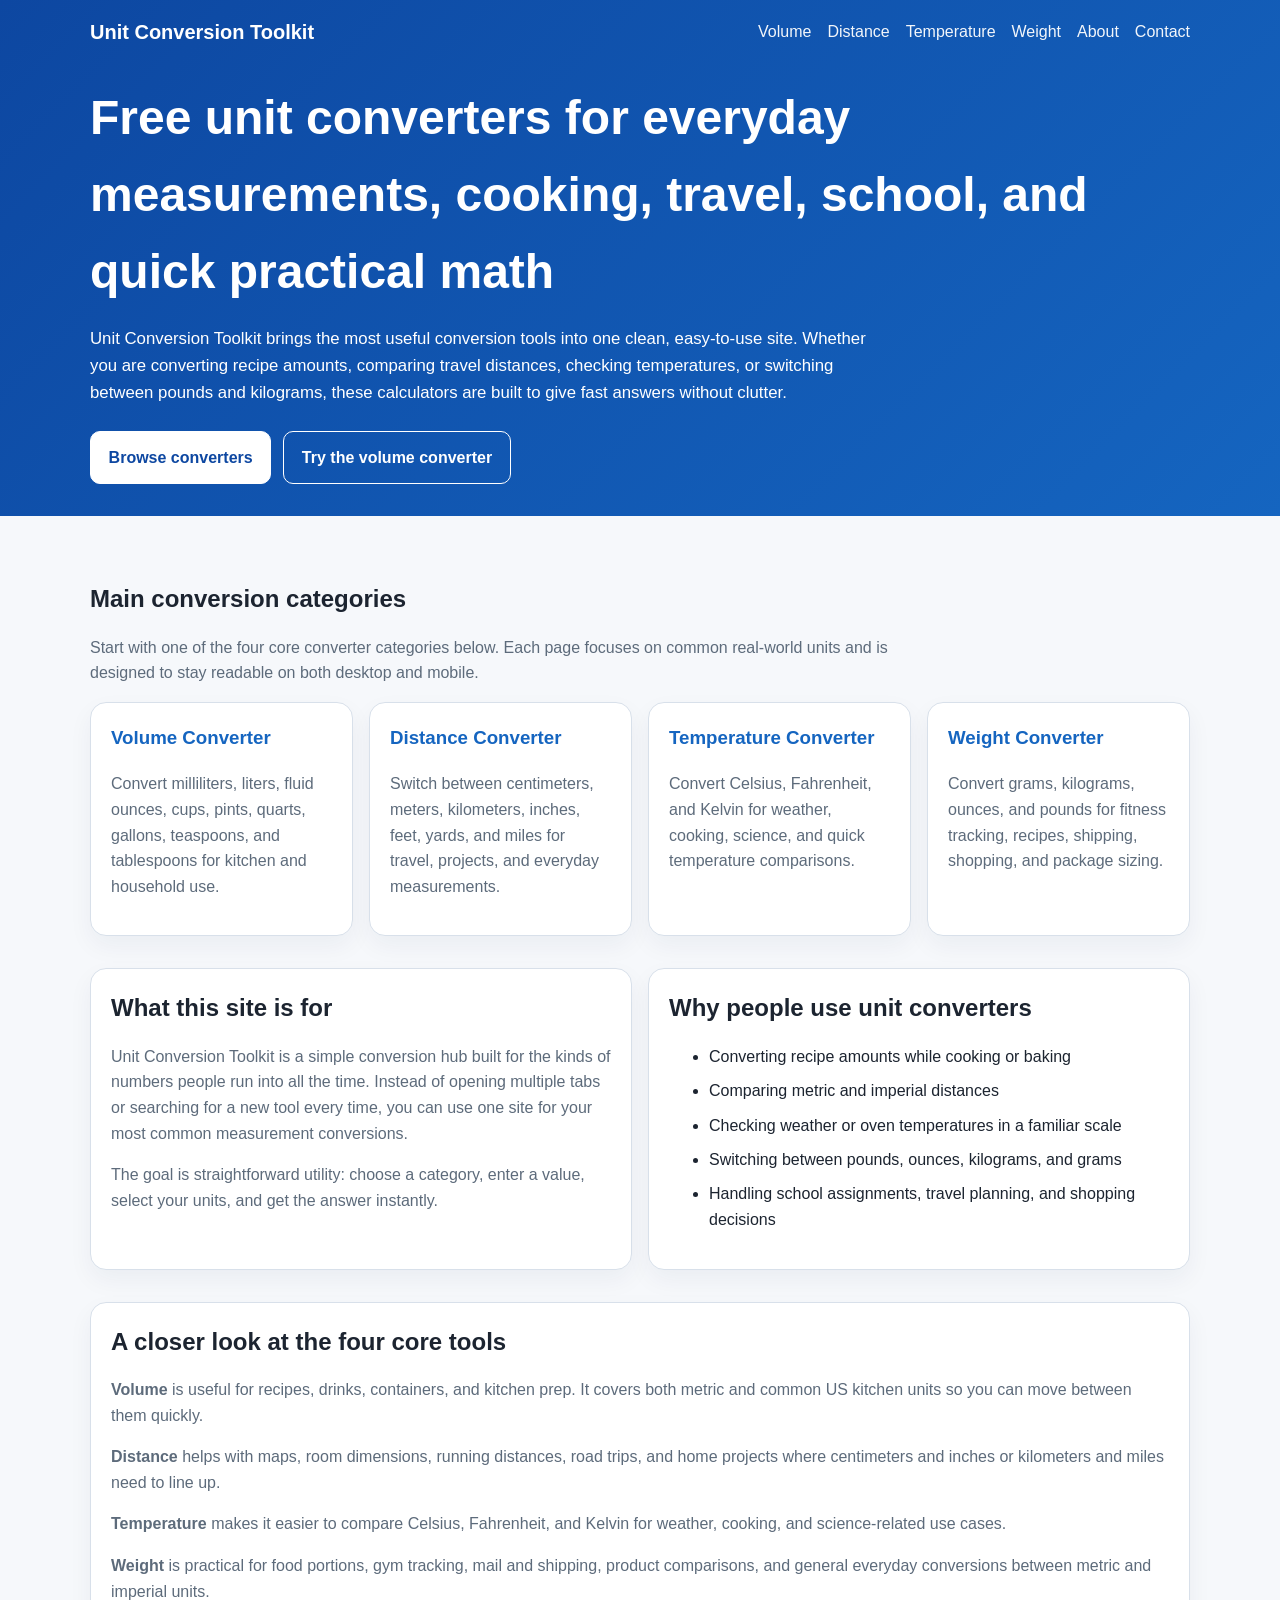
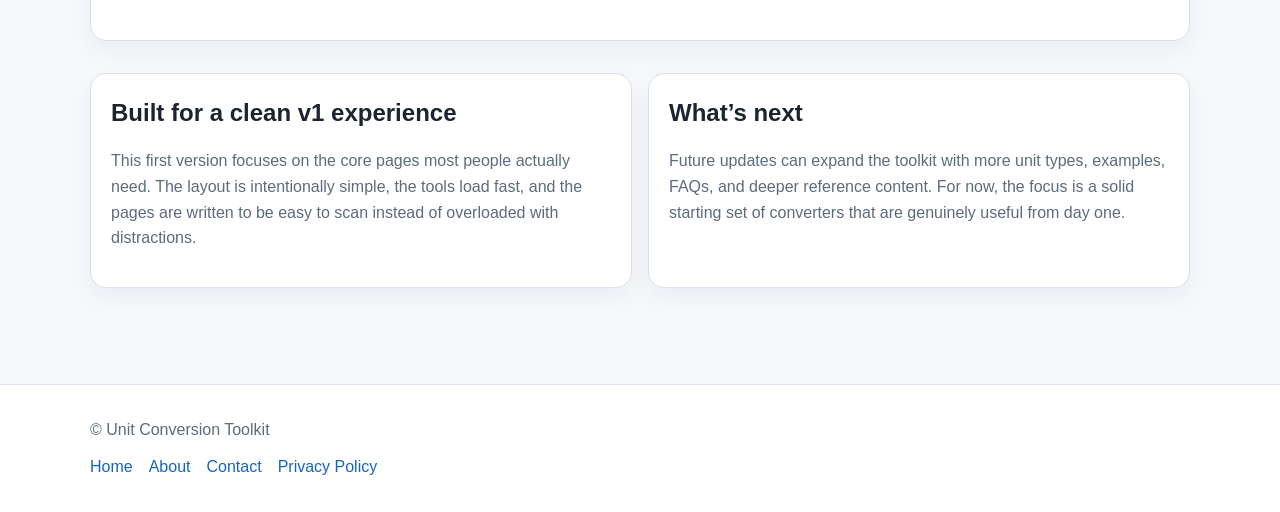
<file: index.html>
<!DOCTYPE html>
<html lang="en">
<head>
  <meta charset="UTF-8" />
  <meta name="viewport" content="width=device-width, initial-scale=1.0" />
  <title>Unit Conversion Toolkit</title>
  <meta name="description" content="Free online unit converters for volume, distance, temperature, and weight. Fast, simple, and mobile-friendly conversion tools for everyday use." />
  <meta name="google-adsense-account" content="ca-pub-7501318046137697">
  <link rel="stylesheet" href="styles.css" />
  <script src="scripts.js" defer></script>
</head>
<body>
  <header class="site-header">
    <div class="container">
      <div class="topbar">
        <a class="brand" href="index.html">Unit Conversion Toolkit</a>
        <nav class="nav">
          <a href="volume.html">Volume</a>
          <a href="distance.html">Distance</a>
          <a href="temperature.html">Temperature</a>
          <a href="weight.html">Weight</a>
          <a href="about.html">About</a>
          <a href="contact.html">Contact</a>
        </nav>
      </div>
      <div class="hero">
        <h1>Free unit converters for everyday measurements, cooking, travel, school, and quick practical math</h1>
        <p>Unit Conversion Toolkit brings the most useful conversion tools into one clean, easy-to-use site. Whether you are converting recipe amounts, comparing travel distances, checking temperatures, or switching between pounds and kilograms, these calculators are built to give fast answers without clutter.</p>
        <div class="hero-actions">
          <a class="button" href="#categories">Browse converters</a>
          <a class="button secondary" href="volume.html">Try the volume converter</a>
        </div>
      </div>
    </div>
  </header>

  <main>
    <div class="container">
      <section id="categories" class="section">
        <h2>Main conversion categories</h2>
        <p class="lead">Start with one of the four core converter categories below. Each page focuses on common real-world units and is designed to stay readable on both desktop and mobile.</p>
        <div class="grid">
          <a class="card" href="volume.html">
            <h3>Volume Converter</h3>
            <p>Convert milliliters, liters, fluid ounces, cups, pints, quarts, gallons, teaspoons, and tablespoons for kitchen and household use.</p>
          </a>
          <a class="card" href="distance.html">
            <h3>Distance Converter</h3>
            <p>Switch between centimeters, meters, kilometers, inches, feet, yards, and miles for travel, projects, and everyday measurements.</p>
          </a>
          <a class="card" href="temperature.html">
            <h3>Temperature Converter</h3>
            <p>Convert Celsius, Fahrenheit, and Kelvin for weather, cooking, science, and quick temperature comparisons.</p>
          </a>
          <a class="card" href="weight.html">
            <h3>Weight Converter</h3>
            <p>Convert grams, kilograms, ounces, and pounds for fitness tracking, recipes, shipping, shopping, and package sizing.</p>
          </a>
        </div>
      </section>

      <section class="section grid">
        <div class="card">
          <h2>What this site is for</h2>
          <p>Unit Conversion Toolkit is a simple conversion hub built for the kinds of numbers people run into all the time. Instead of opening multiple tabs or searching for a new tool every time, you can use one site for your most common measurement conversions.</p>
          <p>The goal is straightforward utility: choose a category, enter a value, select your units, and get the answer instantly.</p>
        </div>
        <div class="card">
          <h2>Why people use unit converters</h2>
          <ul class="checklist">
            <li>Converting recipe amounts while cooking or baking</li>
            <li>Comparing metric and imperial distances</li>
            <li>Checking weather or oven temperatures in a familiar scale</li>
            <li>Switching between pounds, ounces, kilograms, and grams</li>
            <li>Handling school assignments, travel planning, and shopping decisions</li>
          </ul>
        </div>
      </section>

      <section class="section">
        <div class="card">
          <h2>A closer look at the four core tools</h2>
          <p><strong>Volume</strong> is useful for recipes, drinks, containers, and kitchen prep. It covers both metric and common US kitchen units so you can move between them quickly.</p>
          <p><strong>Distance</strong> helps with maps, room dimensions, running distances, road trips, and home projects where centimeters and inches or kilometers and miles need to line up.</p>
          <p><strong>Temperature</strong> makes it easier to compare Celsius, Fahrenheit, and Kelvin for weather, cooking, and science-related use cases.</p>
          <p><strong>Weight</strong> is practical for food portions, gym tracking, mail and shipping, product comparisons, and general everyday conversions between metric and imperial units.</p>
        </div>
      </section>

      <section class="section grid">
        <div class="card">
          <h2>Built for a clean v1 experience</h2>
          <p>This first version focuses on the core pages most people actually need. The layout is intentionally simple, the tools load fast, and the pages are written to be easy to scan instead of overloaded with distractions.</p>
        </div>
        <div class="card">
          <h2>What’s next</h2>
          <p>Future updates can expand the toolkit with more unit types, examples, FAQs, and deeper reference content. For now, the focus is a solid starting set of converters that are genuinely useful from day one.</p>
        </div>
      </section>
    </div>
  </main>

  <footer class="site-footer">
    <div class="container">
      <div>© Unit Conversion Toolkit</div>
      <div class="footer-links">
        <a href="index.html">Home</a>
        <a href="about.html">About</a>
        <a href="contact.html">Contact</a>
        <a href="privacy.html">Privacy Policy</a>
      </div>
    </div>
  </footer>
</body>
</html>
</file>
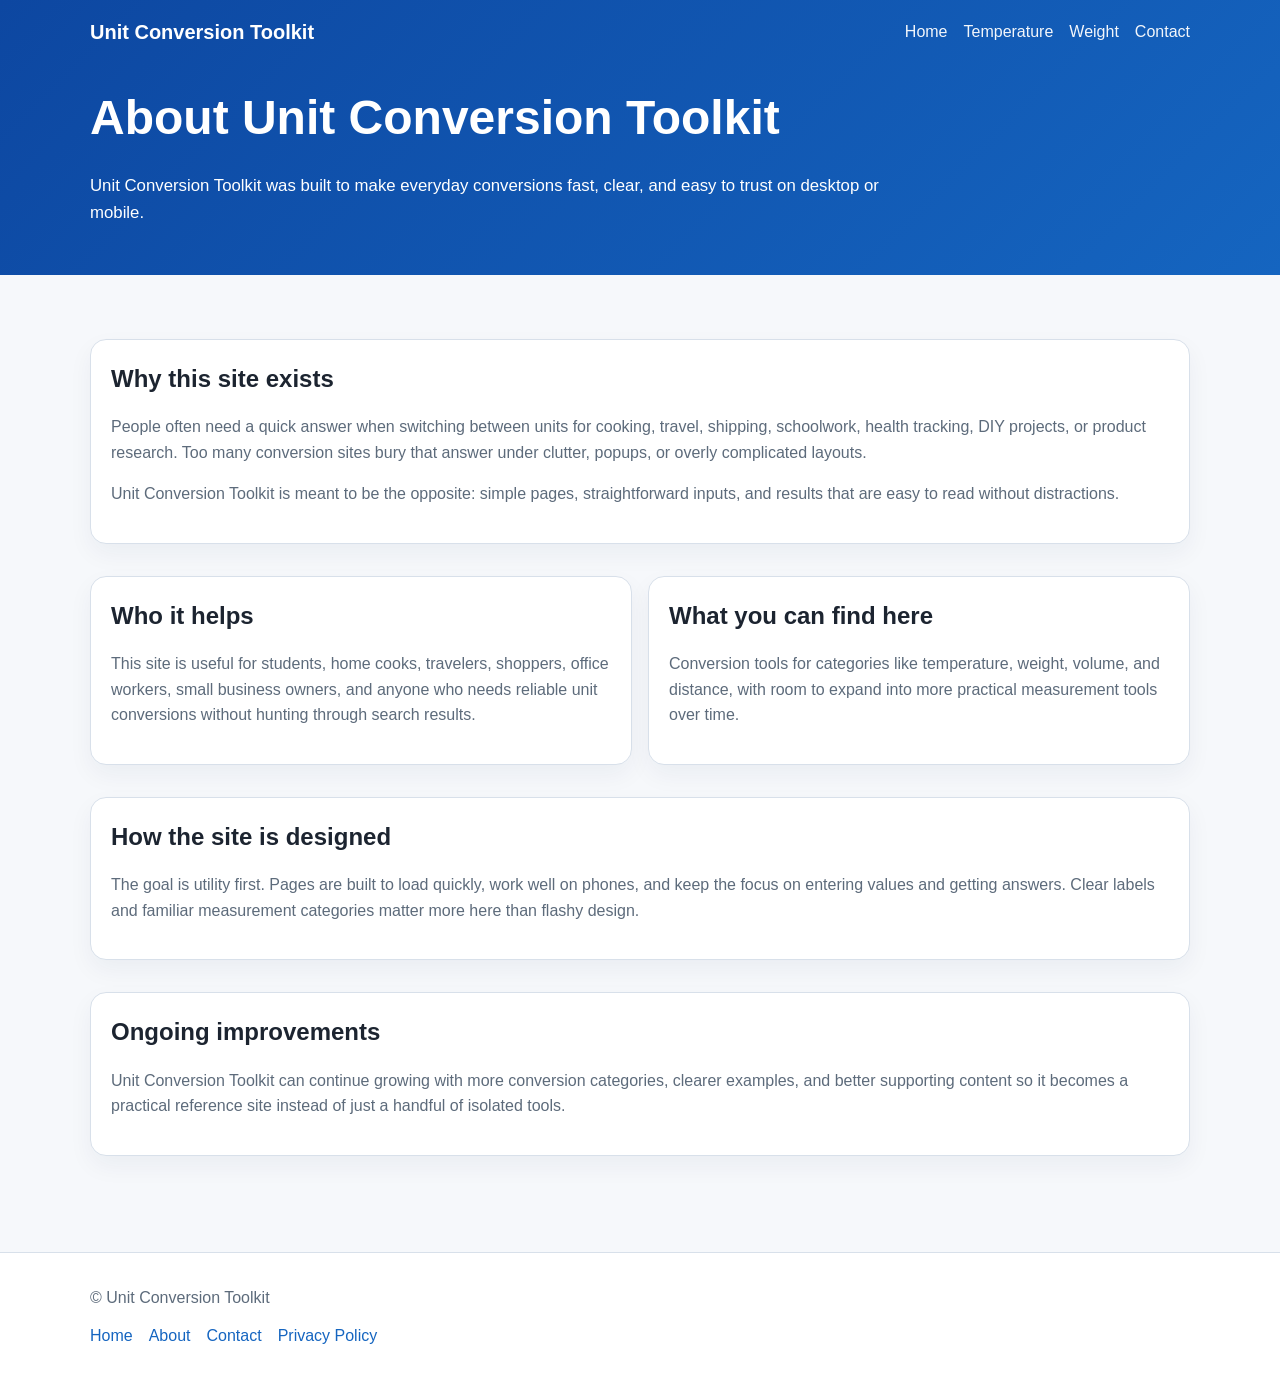
<file: about.html>
<!DOCTYPE html>
<html lang="en">
<head>
  <meta charset="UTF-8" />
  <meta name="viewport" content="width=device-width, initial-scale=1.0" />
  <title>About | Unit Conversion Toolkit</title>
  <meta name="description" content="Learn about Unit Conversion Toolkit and the goal behind these free unit conversion tools." />
  <link rel="stylesheet" href="styles.css" />
  <script src="scripts.js" defer></script>
</head>
<body>
  <header class="site-header">
    <div class="container">
      <div class="topbar">
        <a class="brand" href="index.html">Unit Conversion Toolkit</a>
        <nav class="nav">
          <a href="index.html">Home</a>
          <a href="temperature.html">Temperature</a>
          <a href="weight.html">Weight</a>
          <a href="contact.html">Contact</a>
        </nav>
      </div>
      <div class="hero">
        <h1>About Unit Conversion Toolkit</h1>
        <p>Unit Conversion Toolkit was built to make everyday conversions fast, clear, and easy to trust on desktop or mobile.</p>
      </div>
    </div>
  </header>

  <main>
    <div class="container">
      <section class="section">
        <div class="card">
          <h2>Why this site exists</h2>
          <p>People often need a quick answer when switching between units for cooking, travel, shipping, schoolwork, health tracking, DIY projects, or product research. Too many conversion sites bury that answer under clutter, popups, or overly complicated layouts.</p>
          <p>Unit Conversion Toolkit is meant to be the opposite: simple pages, straightforward inputs, and results that are easy to read without distractions.</p>
        </div>
      </section>

      <section class="section grid">
        <div class="card">
          <h2>Who it helps</h2>
          <p>This site is useful for students, home cooks, travelers, shoppers, office workers, small business owners, and anyone who needs reliable unit conversions without hunting through search results.</p>
        </div>
        <div class="card">
          <h2>What you can find here</h2>
          <p>Conversion tools for categories like temperature, weight, volume, and distance, with room to expand into more practical measurement tools over time.</p>
        </div>
      </section>

      <section class="section">
        <div class="card">
          <h2>How the site is designed</h2>
          <p>The goal is utility first. Pages are built to load quickly, work well on phones, and keep the focus on entering values and getting answers. Clear labels and familiar measurement categories matter more here than flashy design.</p>
        </div>
      </section>

      <section class="section">
        <div class="card">
          <h2>Ongoing improvements</h2>
          <p>Unit Conversion Toolkit can continue growing with more conversion categories, clearer examples, and better supporting content so it becomes a practical reference site instead of just a handful of isolated tools.</p>
        </div>
      </section>
    </div>
  </main>

  <footer class="site-footer">
    <div class="container">
      <div>© Unit Conversion Toolkit</div>
      <div class="footer-links">
        <a href="index.html">Home</a>
        <a href="about.html">About</a>
        <a href="contact.html">Contact</a>
        <a href="privacy.html">Privacy Policy</a>
      </div>
    </div>
  </footer>
</body>
</html>
</file>
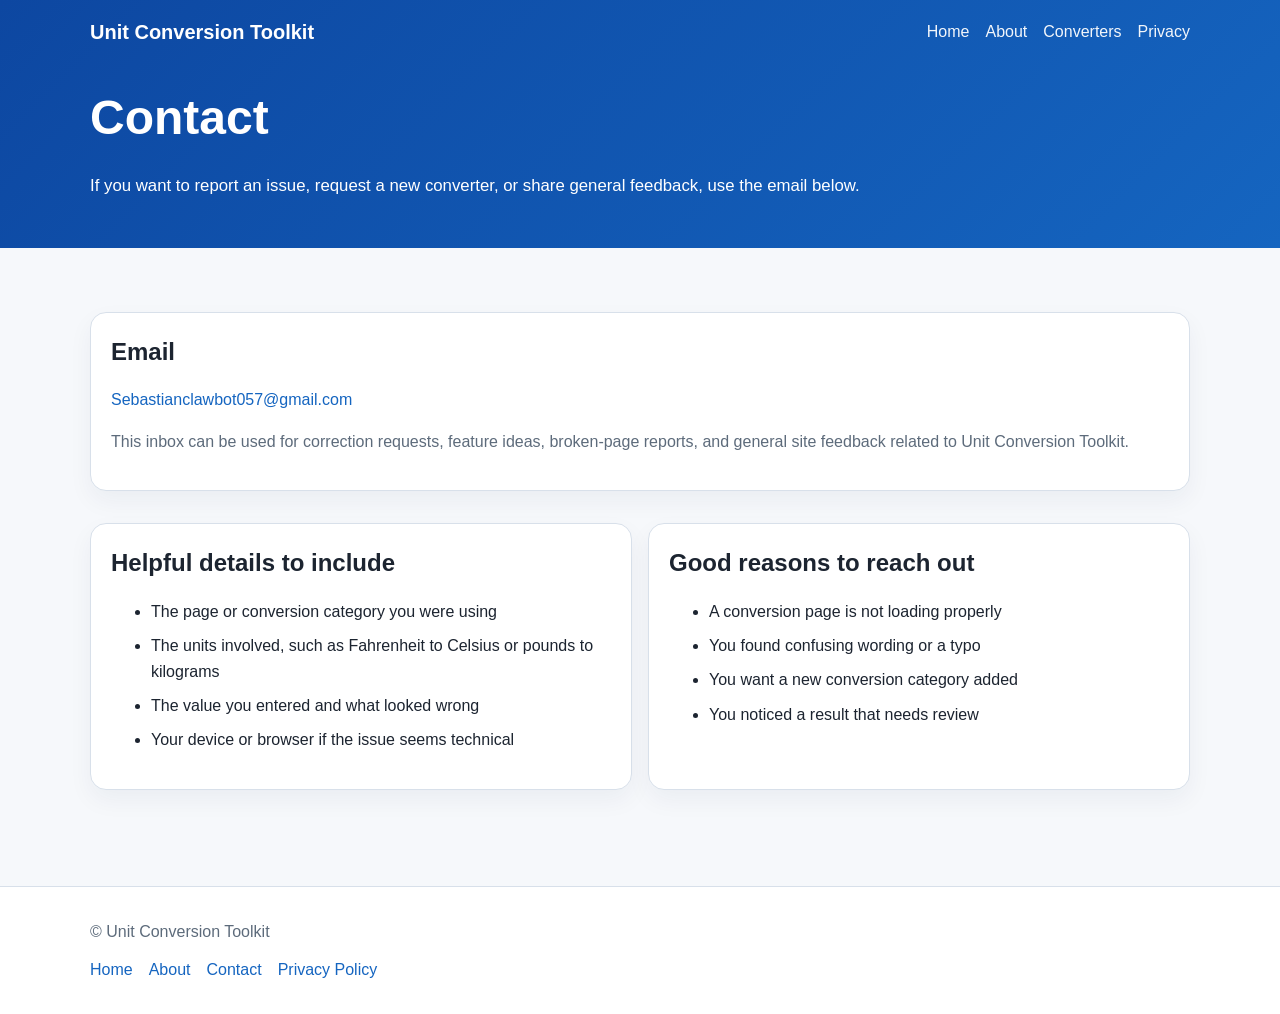
<file: contact.html>
<!DOCTYPE html>
<html lang="en">
<head>
  <meta charset="UTF-8" />
  <meta name="viewport" content="width=device-width, initial-scale=1.0" />
  <title>Contact | Unit Conversion Toolkit</title>
  <meta name="description" content="Contact Unit Conversion Toolkit for feedback, corrections, and calculator suggestions." />
  <link rel="stylesheet" href="styles.css" />
  <script src="scripts.js" defer></script>
</head>
<body>
  <header class="site-header">
    <div class="container">
      <div class="topbar">
        <a class="brand" href="index.html">Unit Conversion Toolkit</a>
        <nav class="nav">
          <a href="index.html">Home</a>
          <a href="about.html">About</a>
          <a href="temperature.html">Converters</a>
          <a href="privacy.html">Privacy</a>
        </nav>
      </div>
      <div class="hero">
        <h1>Contact</h1>
        <p>If you want to report an issue, request a new converter, or share general feedback, use the email below.</p>
      </div>
    </div>
  </header>

  <main>
    <div class="container">
      <section class="section">
        <div class="card">
          <h2>Email</h2>
          <p><a href="mailto:Sebastianclawbot057@gmail.com">Sebastianclawbot057@gmail.com</a></p>
          <p class="muted">This inbox can be used for correction requests, feature ideas, broken-page reports, and general site feedback related to Unit Conversion Toolkit.</p>
        </div>
      </section>

      <section class="section grid">
        <div class="card">
          <h2>Helpful details to include</h2>
          <ul class="checklist">
            <li>The page or conversion category you were using</li>
            <li>The units involved, such as Fahrenheit to Celsius or pounds to kilograms</li>
            <li>The value you entered and what looked wrong</li>
            <li>Your device or browser if the issue seems technical</li>
          </ul>
        </div>
        <div class="card">
          <h2>Good reasons to reach out</h2>
          <ul class="checklist">
            <li>A conversion page is not loading properly</li>
            <li>You found confusing wording or a typo</li>
            <li>You want a new conversion category added</li>
            <li>You noticed a result that needs review</li>
          </ul>
        </div>
      </section>
    </div>
  </main>

  <footer class="site-footer">
    <div class="container">
      <div>© Unit Conversion Toolkit</div>
      <div class="footer-links">
        <a href="index.html">Home</a>
        <a href="about.html">About</a>
        <a href="contact.html">Contact</a>
        <a href="privacy.html">Privacy Policy</a>
      </div>
    </div>
  </footer>
</body>
</html>
</file>
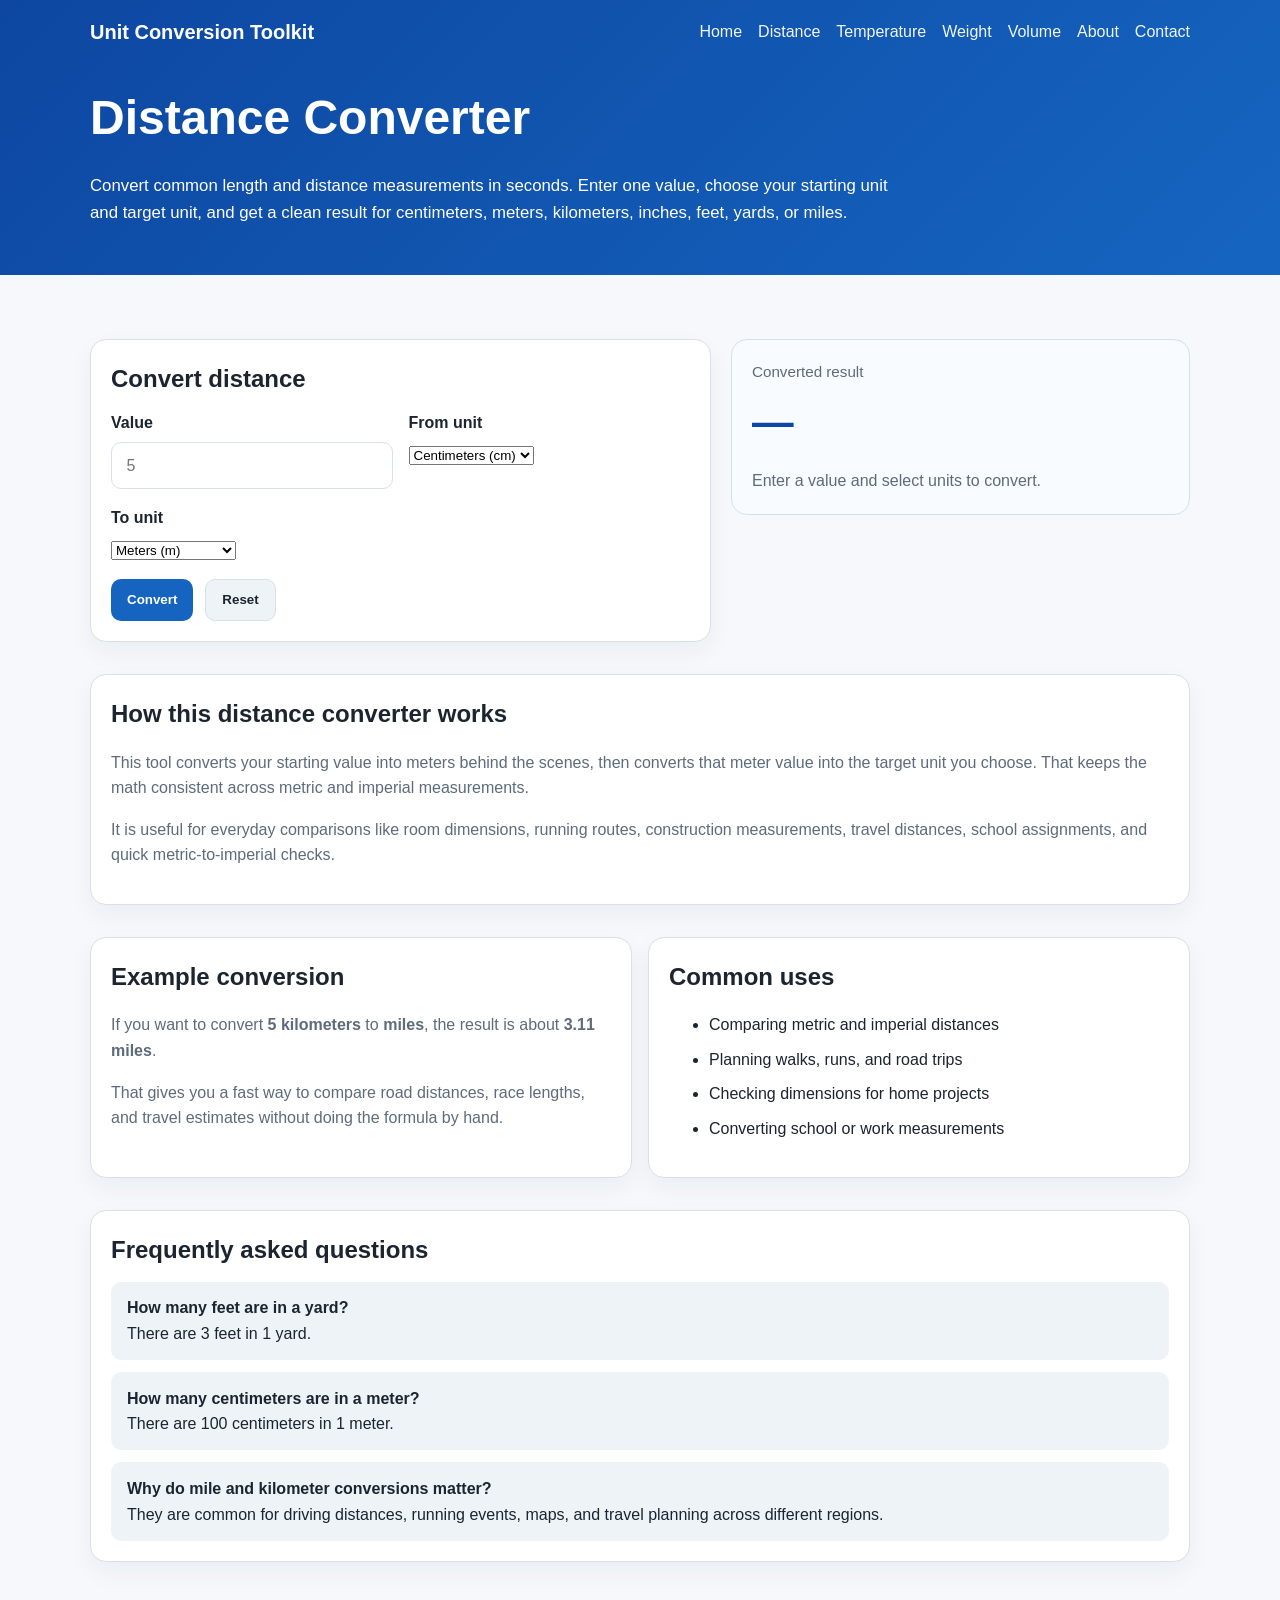
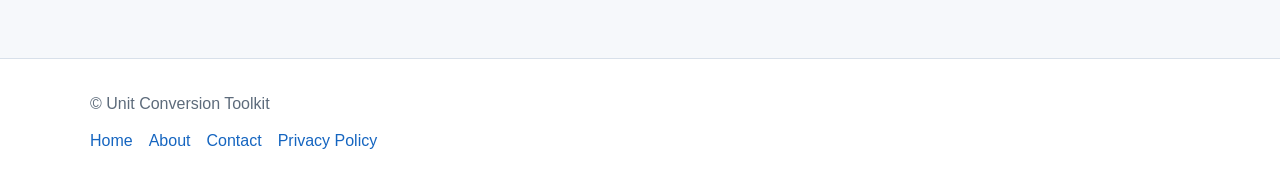
<file: distance.html>
<!DOCTYPE html>
<html lang="en">
<head>
  <meta charset="UTF-8" />
  <meta name="viewport" content="width=device-width, initial-scale=1.0" />
  <title>Distance Converter | Unit Conversion Toolkit</title>
  <meta name="description" content="Use Unit Conversion Toolkit's free distance converter for centimeters, meters, kilometers, inches, feet, yards, and miles." />
  <link rel="stylesheet" href="styles.css" />
  <script src="scripts.js" defer></script>
</head>
<body>
<header class="site-header">
  <div class="container">
    <div class="topbar">
      <a class="brand" href="index.html">Unit Conversion Toolkit</a>
      <nav class="nav">
        <a href="index.html">Home</a>
        <a href="distance.html">Distance</a>
        <a href="temperature.html">Temperature</a>
        <a href="weight.html">Weight</a>
        <a href="volume.html">Volume</a>
        <a href="about.html">About</a>
        <a href="contact.html">Contact</a>
      </nav>
    </div>
    <div class="hero">
      <h1>Distance Converter</h1>
      <p>Convert common length and distance measurements in seconds. Enter one value, choose your starting unit and target unit, and get a clean result for centimeters, meters, kilometers, inches, feet, yards, or miles.</p>
    </div>
  </div>
</header>

<main>
  <div class="container">
    <section class="section calculator-layout">
      <div class="card">
        <h2>Convert distance</h2>
        <div class="input-grid">
          <div>
            <label for="distance-value">Value</label>
            <input id="distance-value" type="number" placeholder="5" />
          </div>
          <div>
            <label for="distance-from">From unit</label>
            <select id="distance-from">
              <option value="cm">Centimeters (cm)</option>
              <option value="m">Meters (m)</option>
              <option value="km">Kilometers (km)</option>
              <option value="in">Inches (in)</option>
              <option value="ft">Feet (ft)</option>
              <option value="yd">Yards (yd)</option>
              <option value="mi">Miles (mi)</option>
            </select>
          </div>
          <div>
            <label for="distance-to">To unit</label>
            <select id="distance-to">
              <option value="m">Meters (m)</option>
              <option value="cm">Centimeters (cm)</option>
              <option value="km">Kilometers (km)</option>
              <option value="in">Inches (in)</option>
              <option value="ft">Feet (ft)</option>
              <option value="yd">Yards (yd)</option>
              <option value="mi">Miles (mi)</option>
            </select>
          </div>
        </div>
        <div class="actions">
          <button onclick="convertDistance()">Convert</button>
          <button class="secondary" onclick="resetDistanceConverter()">Reset</button>
        </div>
      </div>
      <div class="result-box">
        <div class="result-label">Converted result</div>
        <div id="distance-result" class="result-value">—</div>
        <div id="distance-detail" class="small-note">Enter a value and select units to convert.</div>
      </div>
    </section>

    <section class="section">
      <div class="card">
        <h2>How this distance converter works</h2>
        <p>This tool converts your starting value into meters behind the scenes, then converts that meter value into the target unit you choose. That keeps the math consistent across metric and imperial measurements.</p>
        <p>It is useful for everyday comparisons like room dimensions, running routes, construction measurements, travel distances, school assignments, and quick metric-to-imperial checks.</p>
      </div>
    </section>

    <section class="section grid">
      <div class="card">
        <h2>Example conversion</h2>
        <p>If you want to convert <strong>5 kilometers</strong> to <strong>miles</strong>, the result is about <strong>3.11 miles</strong>.</p>
        <p>That gives you a fast way to compare road distances, race lengths, and travel estimates without doing the formula by hand.</p>
      </div>
      <div class="card">
        <h2>Common uses</h2>
        <ul class="checklist">
          <li>Comparing metric and imperial distances</li>
          <li>Planning walks, runs, and road trips</li>
          <li>Checking dimensions for home projects</li>
          <li>Converting school or work measurements</li>
        </ul>
      </div>
    </section>

    <section class="section">
      <div class="card">
        <h2>Frequently asked questions</h2>
        <div class="table-like">
          <div class="table-row"><strong>How many feet are in a yard?</strong><br />There are 3 feet in 1 yard.</div>
          <div class="table-row"><strong>How many centimeters are in a meter?</strong><br />There are 100 centimeters in 1 meter.</div>
          <div class="table-row"><strong>Why do mile and kilometer conversions matter?</strong><br />They are common for driving distances, running events, maps, and travel planning across different regions.</div>
        </div>
      </div>
    </section>
  </div>
</main>

<footer class="site-footer">
  <div class="container">
    <div>© Unit Conversion Toolkit</div>
    <div class="footer-links">
      <a href="index.html">Home</a>
      <a href="about.html">About</a>
      <a href="contact.html">Contact</a>
      <a href="privacy.html">Privacy Policy</a>
    </div>
  </div>
</footer>

<script>
const distanceToMeters = {
  cm: 0.01,
  m: 1,
  km: 1000,
  in: 0.0254,
  ft: 0.3048,
  yd: 0.9144,
  mi: 1609.344
};

const distanceLabels = {
  cm: 'centimeters',
  m: 'meters',
  km: 'kilometers',
  in: 'inches',
  ft: 'feet',
  yd: 'yards',
  mi: 'miles'
};

function convertDistance() {
  const value = toNumber(document.getElementById('distance-value').value);
  const fromUnit = document.getElementById('distance-from').value;
  const toUnit = document.getElementById('distance-to').value;

  if (!Number.isFinite(value)) {
    setText('distance-result', '—');
    setText('distance-detail', 'Please enter a valid number.');
    return;
  }

  const fromFactor = distanceToMeters[fromUnit];
  const toFactor = distanceToMeters[toUnit];

  if (!fromFactor || !toFactor) {
    setText('distance-result', '—');
    setText('distance-detail', 'Please select valid units.');
    return;
  }

  const meters = value * fromFactor;
  const result = meters / toFactor;

  setText('distance-result', `${formatNumber(result)} ${toUnit}`);
  setText(
    'distance-detail',
    `${formatNumber(value)} ${distanceLabels[fromUnit]} = ${formatNumber(result)} ${distanceLabels[toUnit]}`
  );
}

function resetDistanceConverter() {
  clearFields(['distance-value']);
  document.getElementById('distance-from').value = 'cm';
  document.getElementById('distance-to').value = 'm';
  setText('distance-result', '—');
  setText('distance-detail', 'Enter a value and select units to convert.');
}
</script>
</body>
</html>
</file>
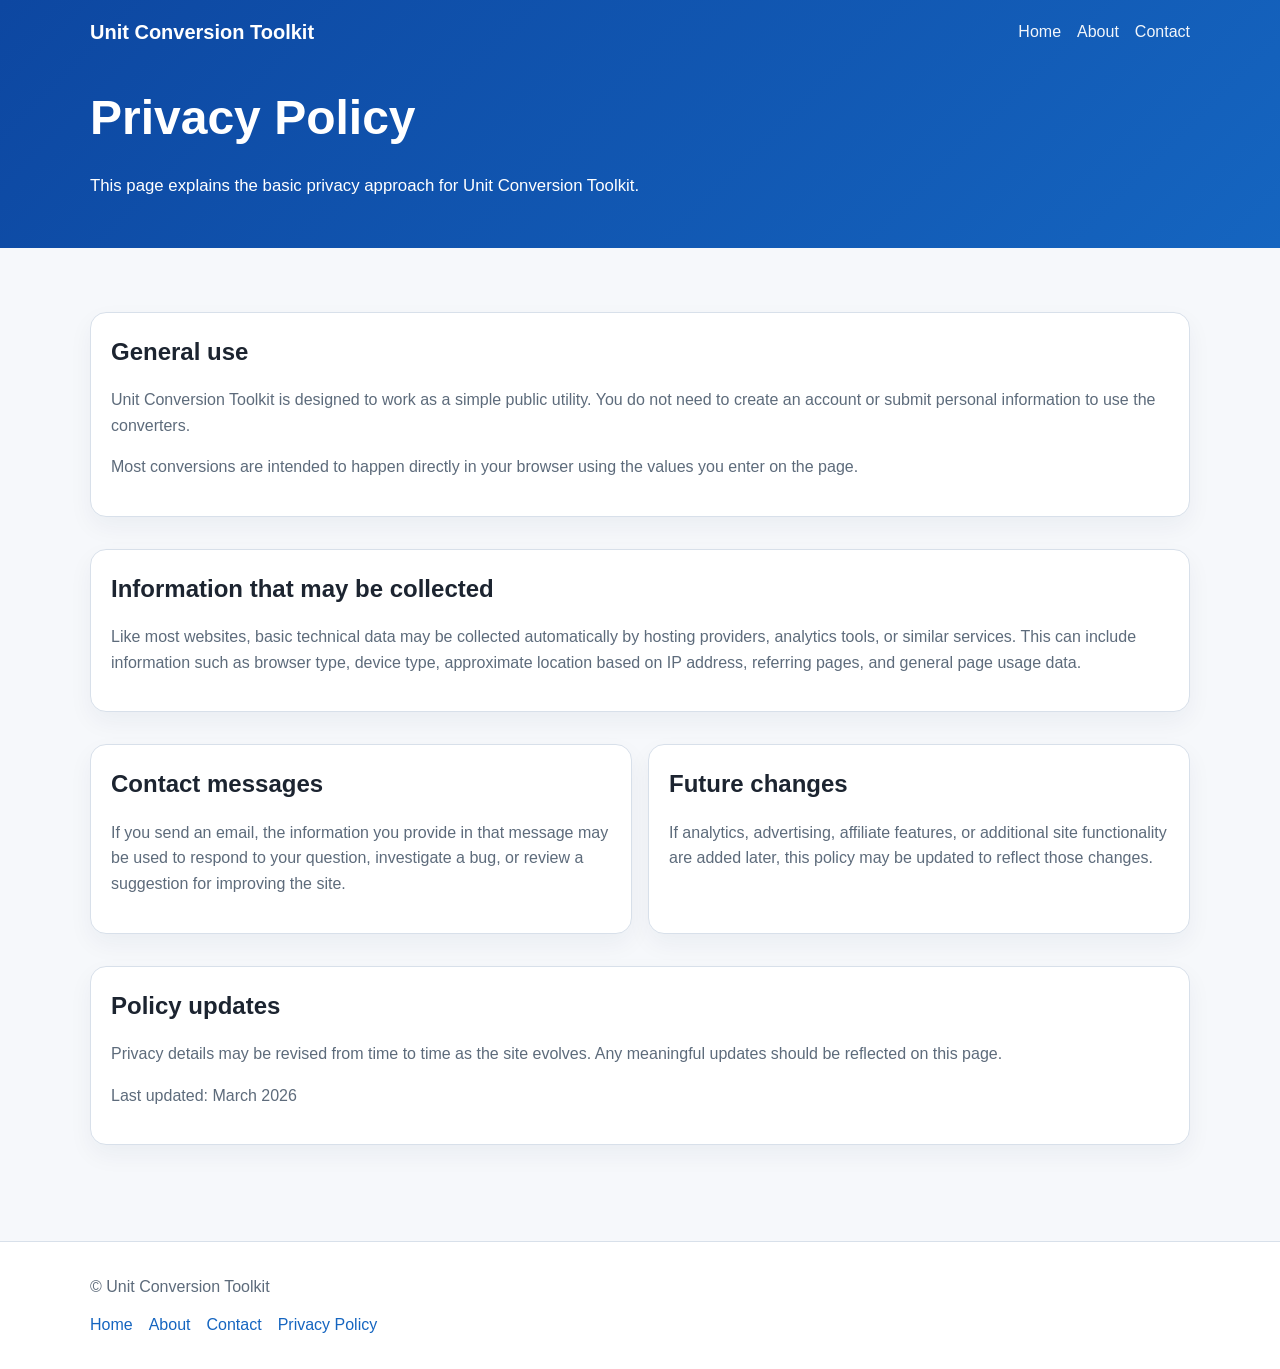
<file: privacy.html>
<!DOCTYPE html>
<html lang="en">
<head>
  <meta charset="UTF-8" />
  <meta name="viewport" content="width=device-width, initial-scale=1.0" />
  <title>Privacy Policy | Unit Conversion Toolkit</title>
  <meta name="description" content="Privacy Policy for Unit Conversion Toolkit." />
  <link rel="stylesheet" href="styles.css" />
  <script src="scripts.js" defer></script>
</head>
<body>
  <header class="site-header">
    <div class="container">
      <div class="topbar">
        <a class="brand" href="index.html">Unit Conversion Toolkit</a>
        <nav class="nav">
          <a href="index.html">Home</a>
          <a href="about.html">About</a>
          <a href="contact.html">Contact</a>
        </nav>
      </div>
      <div class="hero">
        <h1>Privacy Policy</h1>
        <p>This page explains the basic privacy approach for Unit Conversion Toolkit.</p>
      </div>
    </div>
  </header>

  <main>
    <div class="container">
      <section class="section">
        <div class="card">
          <h2>General use</h2>
          <p>Unit Conversion Toolkit is designed to work as a simple public utility. You do not need to create an account or submit personal information to use the converters.</p>
          <p>Most conversions are intended to happen directly in your browser using the values you enter on the page.</p>
        </div>
      </section>

      <section class="section">
        <div class="card">
          <h2>Information that may be collected</h2>
          <p>Like most websites, basic technical data may be collected automatically by hosting providers, analytics tools, or similar services. This can include information such as browser type, device type, approximate location based on IP address, referring pages, and general page usage data.</p>
        </div>
      </section>

      <section class="section grid">
        <div class="card">
          <h2>Contact messages</h2>
          <p>If you send an email, the information you provide in that message may be used to respond to your question, investigate a bug, or review a suggestion for improving the site.</p>
        </div>
        <div class="card">
          <h2>Future changes</h2>
          <p>If analytics, advertising, affiliate features, or additional site functionality are added later, this policy may be updated to reflect those changes.</p>
        </div>
      </section>

      <section class="section">
        <div class="card">
          <h2>Policy updates</h2>
          <p>Privacy details may be revised from time to time as the site evolves. Any meaningful updates should be reflected on this page.</p>
          <p class="muted">Last updated: March 2026</p>
        </div>
      </section>
    </div>
  </main>

  <footer class="site-footer">
    <div class="container">
      <div>© Unit Conversion Toolkit</div>
      <div class="footer-links">
        <a href="index.html">Home</a>
        <a href="about.html">About</a>
        <a href="contact.html">Contact</a>
        <a href="privacy.html">Privacy Policy</a>
      </div>
    </div>
  </footer>
</body>
</html>
</file>
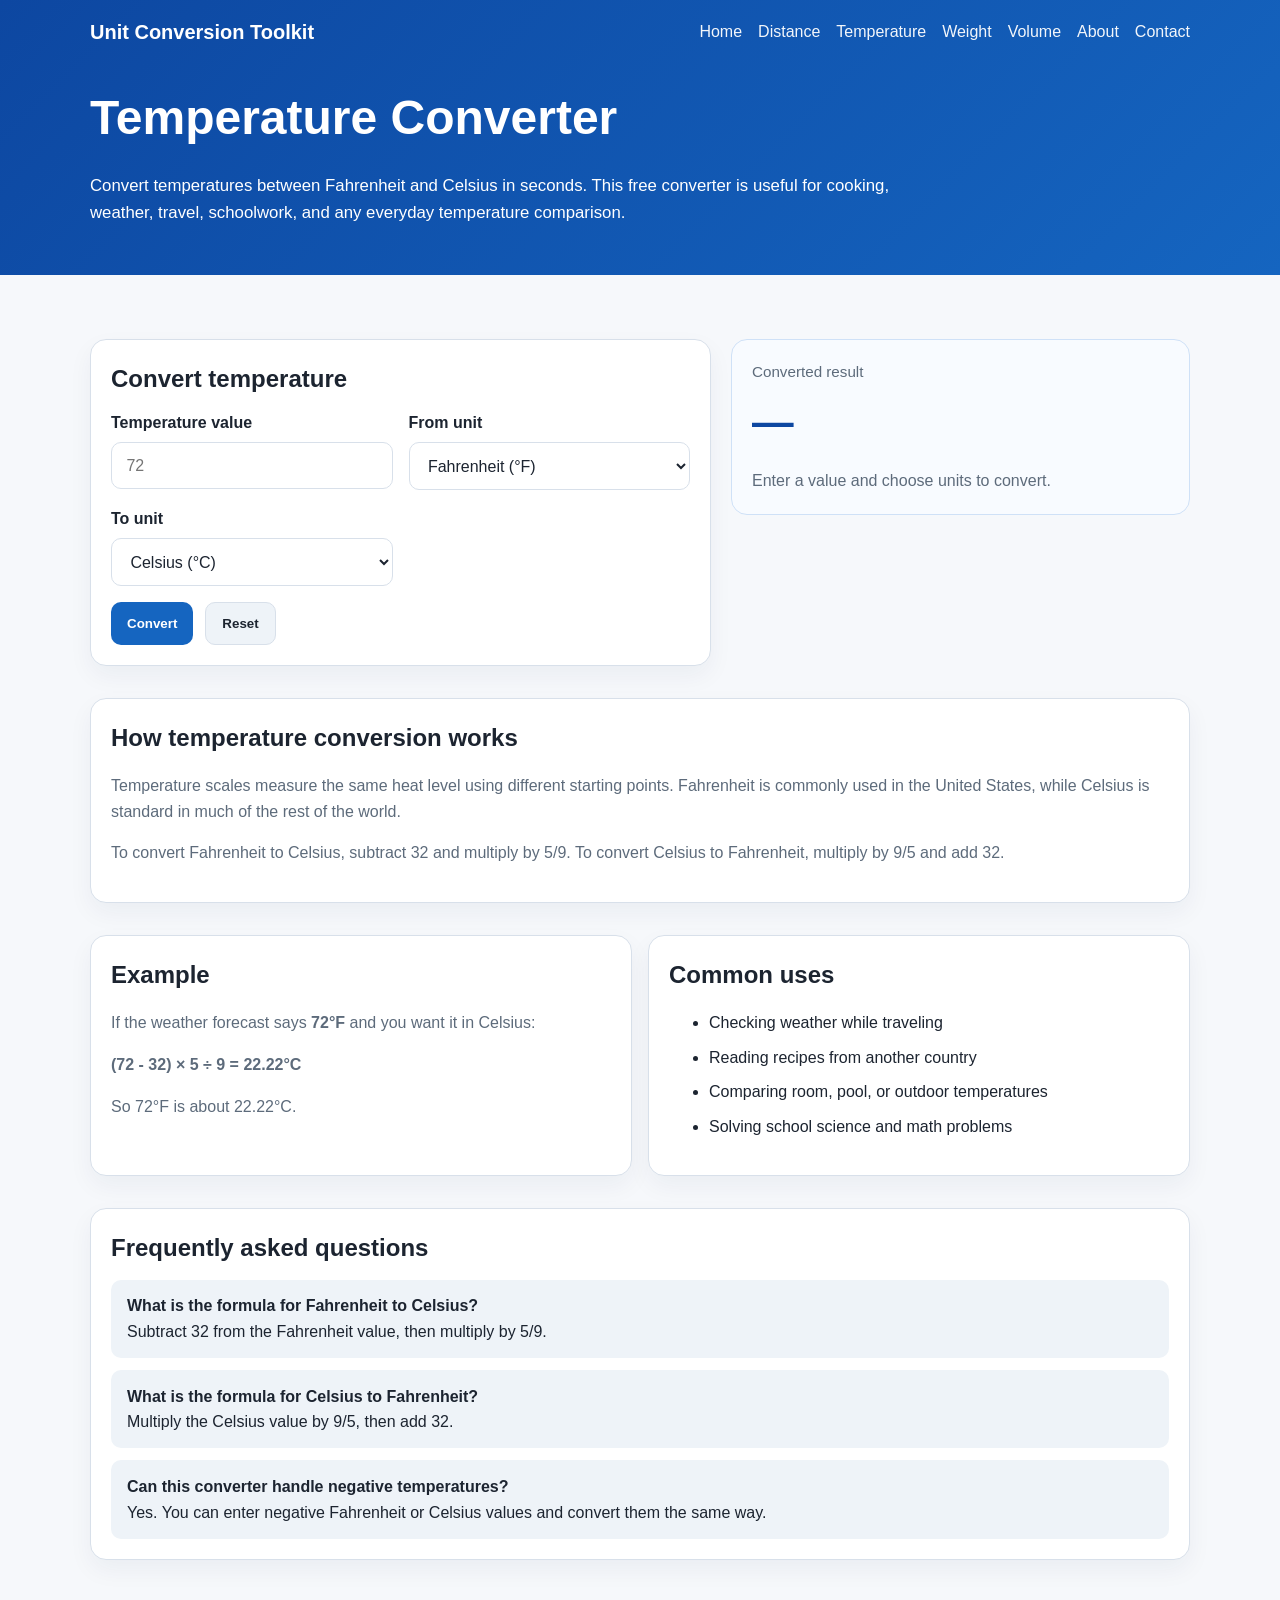
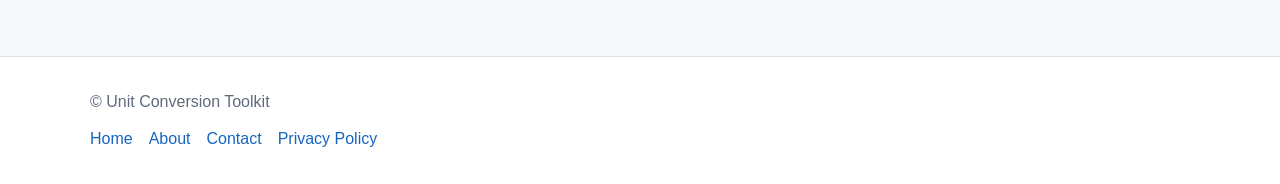
<file: temperature.html>
<!DOCTYPE html>
<html lang="en">
<head>
  <meta charset="UTF-8" />
  <meta name="viewport" content="width=device-width, initial-scale=1.0" />
  <title>Temperature Converter | Unit Conversion Toolkit</title>
  <meta name="description" content="Use Unit Conversion Toolkit's free temperature converter to switch between Fahrenheit and Celsius." />
  <link rel="stylesheet" href="styles.css" />
  <script src="scripts.js" defer></script>
  <style>
    select {
      width: 100%;
      padding: 0.85rem 0.9rem;
      border-radius: 10px;
      border: 1px solid var(--border);
      font-size: 1rem;
      background: white;
      color: var(--text);
    }
  </style>
</head>
<body>
<header class="site-header">
  <div class="container">
    <div class="topbar">
      <a class="brand" href="index.html">Unit Conversion Toolkit</a>
      <nav class="nav">
        <a href="index.html">Home</a>
        <a href="distance.html">Distance</a>
        <a href="temperature.html">Temperature</a>
        <a href="weight.html">Weight</a>
        <a href="volume.html">Volume</a>
        <a href="about.html">About</a>
        <a href="contact.html">Contact</a>
      </nav>
    </div>
    <div class="hero">
      <h1>Temperature Converter</h1>
      <p>Convert temperatures between Fahrenheit and Celsius in seconds. This free converter is useful for cooking, weather, travel, schoolwork, and any everyday temperature comparison.</p>
    </div>
  </div>
</header>

<main>
  <div class="container">
    <section class="section calculator-layout">
      <div class="card">
        <h2>Convert temperature</h2>
        <div class="input-grid">
          <div>
            <label for="temperature-value">Temperature value</label>
            <input id="temperature-value" type="number" placeholder="72" />
          </div>
          <div>
            <label for="temperature-from">From unit</label>
            <select id="temperature-from">
              <option value="F">Fahrenheit (°F)</option>
              <option value="C">Celsius (°C)</option>
            </select>
          </div>
          <div>
            <label for="temperature-to">To unit</label>
            <select id="temperature-to">
              <option value="C">Celsius (°C)</option>
              <option value="F">Fahrenheit (°F)</option>
            </select>
          </div>
        </div>
        <div class="actions">
          <button type="button" onclick="convertTemperature()">Convert</button>
          <button type="button" class="secondary" onclick="resetTemperatureConverter()">Reset</button>
        </div>
      </div>
      <div class="result-box">
        <div class="result-label">Converted result</div>
        <div id="temperature-result" class="result-value">—</div>
        <div id="temperature-detail" class="small-note">Enter a value and choose units to convert.</div>
      </div>
    </section>

    <section class="section">
      <div class="card">
        <h2>How temperature conversion works</h2>
        <p>Temperature scales measure the same heat level using different starting points. Fahrenheit is commonly used in the United States, while Celsius is standard in much of the rest of the world.</p>
        <p>To convert Fahrenheit to Celsius, subtract 32 and multiply by 5/9. To convert Celsius to Fahrenheit, multiply by 9/5 and add 32.</p>
      </div>
    </section>

    <section class="section grid">
      <div class="card">
        <h2>Example</h2>
        <p>If the weather forecast says <strong>72°F</strong> and you want it in Celsius:</p>
        <p><strong>(72 - 32) × 5 ÷ 9 = 22.22°C</strong></p>
        <p>So 72°F is about 22.22°C.</p>
      </div>
      <div class="card">
        <h2>Common uses</h2>
        <ul class="checklist">
          <li>Checking weather while traveling</li>
          <li>Reading recipes from another country</li>
          <li>Comparing room, pool, or outdoor temperatures</li>
          <li>Solving school science and math problems</li>
        </ul>
      </div>
    </section>

    <section class="section">
      <div class="card">
        <h2>Frequently asked questions</h2>
        <div class="table-like">
          <div class="table-row"><strong>What is the formula for Fahrenheit to Celsius?</strong><br />Subtract 32 from the Fahrenheit value, then multiply by 5/9.</div>
          <div class="table-row"><strong>What is the formula for Celsius to Fahrenheit?</strong><br />Multiply the Celsius value by 9/5, then add 32.</div>
          <div class="table-row"><strong>Can this converter handle negative temperatures?</strong><br />Yes. You can enter negative Fahrenheit or Celsius values and convert them the same way.</div>
        </div>
      </div>
    </section>
  </div>
</main>

<footer class="site-footer">
  <div class="container">
    <div>© Unit Conversion Toolkit</div>
    <div class="footer-links">
      <a href="index.html">Home</a>
      <a href="about.html">About</a>
      <a href="contact.html">Contact</a>
      <a href="privacy.html">Privacy Policy</a>
    </div>
  </div>
</footer>

<script>
function updateTemperatureResult(resultText, detailText) {
  document.getElementById('temperature-result').textContent = resultText;
  document.getElementById('temperature-detail').textContent = detailText;
}

function formatTemperatureNumber(value) {
  if (!Number.isFinite(value)) return '—';
  return new Intl.NumberFormat('en-US', { maximumFractionDigits: 2 }).format(value);
}

function convertTemperature() {
  const value = Number.parseFloat(document.getElementById('temperature-value').value);
  const from = document.getElementById('temperature-from').value;
  const to = document.getElementById('temperature-to').value;

  if (!Number.isFinite(value)) {
    updateTemperatureResult('—', 'Please enter a valid temperature value.');
    return;
  }

  let result = value;
  if (from !== to) {
    if (from === 'F' && to === 'C') {
      result = (value - 32) * 5 / 9;
    } else if (from === 'C' && to === 'F') {
      result = (value * 9 / 5) + 32;
    }
  }

  const fromUnit = from === 'F' ? '°F' : '°C';
  const toUnit = to === 'F' ? '°F' : '°C';
  updateTemperatureResult(
    `${formatTemperatureNumber(result)} ${toUnit}`,
    `${formatTemperatureNumber(value)} ${fromUnit} = ${formatTemperatureNumber(result)} ${toUnit}`
  );
}

function resetTemperatureConverter() {
  document.getElementById('temperature-value').value = '';
  document.getElementById('temperature-from').value = 'F';
  document.getElementById('temperature-to').value = 'C';
  updateTemperatureResult('—', 'Enter a value and choose units to convert.');
}
</script>
</body>
</html>
</file>
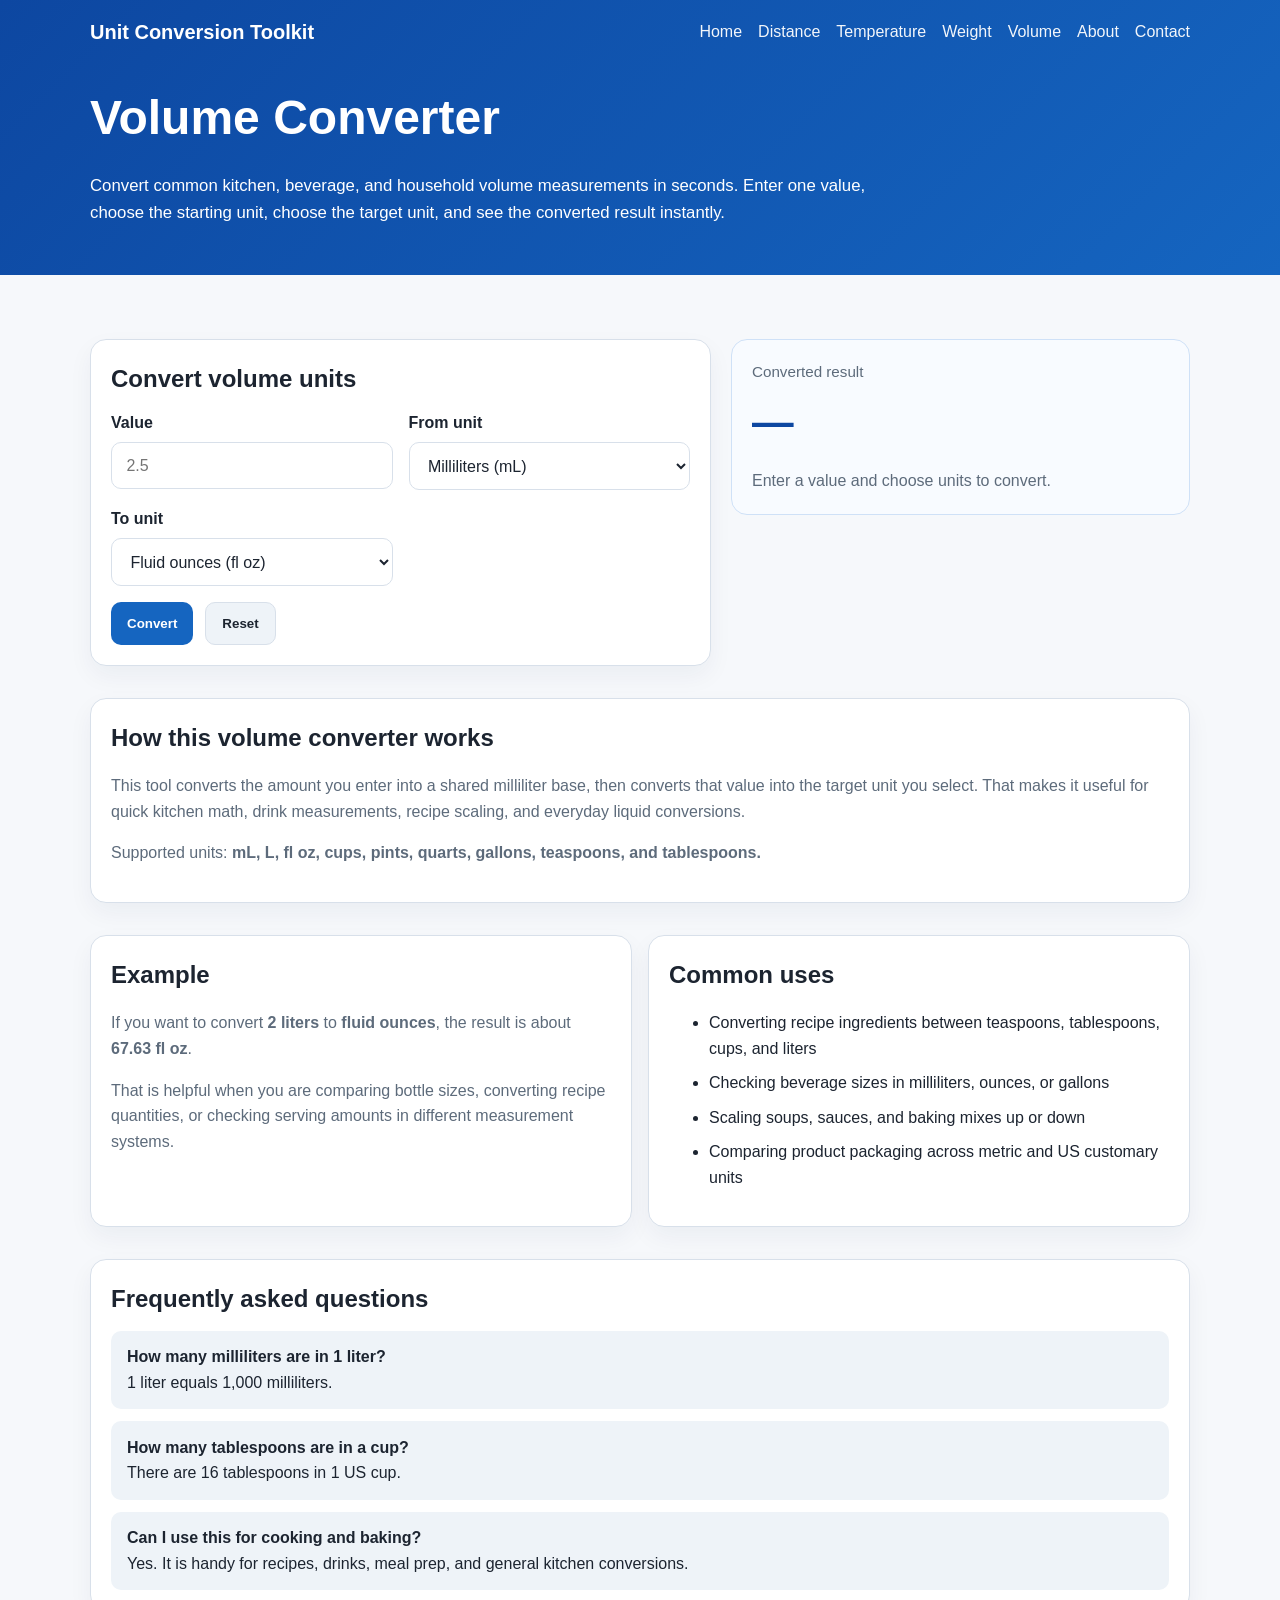
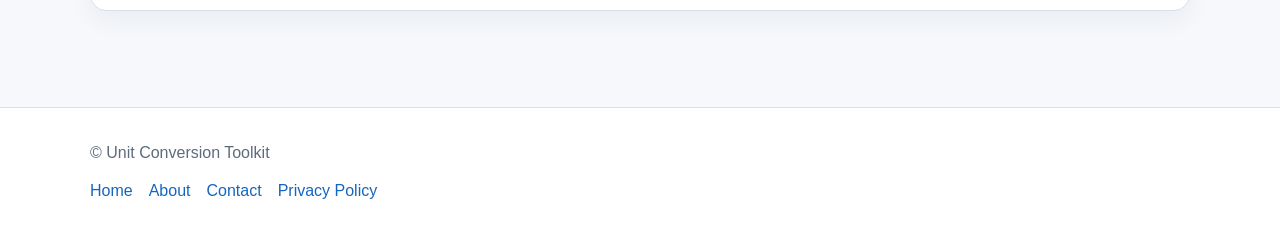
<file: volume.html>
<!DOCTYPE html>
<html lang="en">
<head>
  <meta charset="UTF-8" />
  <meta name="viewport" content="width=device-width, initial-scale=1.0" />
  <title>Volume Converter | Unit Conversion Toolkit</title>
  <meta name="description" content="Use Unit Conversion Toolkit's free volume converter to switch between milliliters, liters, fluid ounces, cups, pints, quarts, gallons, teaspoons, and tablespoons." />
  <link rel="stylesheet" href="styles.css" />
  <script src="scripts.js" defer></script>
  <style>
    select {
      width: 100%;
      padding: 0.85rem 0.9rem;
      border-radius: 10px;
      border: 1px solid var(--border);
      font-size: 1rem;
      background: white;
      color: var(--text);
    }
  </style>
</head>
<body>
<header class="site-header">
  <div class="container">
    <div class="topbar">
      <a class="brand" href="index.html">Unit Conversion Toolkit</a>
      <nav class="nav">
        <a href="index.html">Home</a>
        <a href="distance.html">Distance</a>
        <a href="temperature.html">Temperature</a>
        <a href="weight.html">Weight</a>
        <a href="volume.html">Volume</a>
        <a href="about.html">About</a>
        <a href="contact.html">Contact</a>
      </nav>
    </div>
    <div class="hero">
      <h1>Volume Converter</h1>
      <p>Convert common kitchen, beverage, and household volume measurements in seconds. Enter one value, choose the starting unit, choose the target unit, and see the converted result instantly.</p>
    </div>
  </div>
</header>

<main>
  <div class="container">
    <section class="section calculator-layout">
      <div class="card">
        <h2>Convert volume units</h2>
        <div class="input-grid">
          <div>
            <label for="volume-value">Value</label>
            <input id="volume-value" type="number" placeholder="2.5" />
          </div>
          <div>
            <label for="volume-from">From unit</label>
            <select id="volume-from">
              <option value="mL">Milliliters (mL)</option>
              <option value="L">Liters (L)</option>
              <option value="fl-oz">Fluid ounces (fl oz)</option>
              <option value="cups">Cups</option>
              <option value="pints">Pints</option>
              <option value="quarts">Quarts</option>
              <option value="gallons">Gallons</option>
              <option value="teaspoons">Teaspoons</option>
              <option value="tablespoons">Tablespoons</option>
            </select>
          </div>
          <div>
            <label for="volume-to">To unit</label>
            <select id="volume-to">
              <option value="mL">Milliliters (mL)</option>
              <option value="L">Liters (L)</option>
              <option value="fl-oz" selected>Fluid ounces (fl oz)</option>
              <option value="cups">Cups</option>
              <option value="pints">Pints</option>
              <option value="quarts">Quarts</option>
              <option value="gallons">Gallons</option>
              <option value="teaspoons">Teaspoons</option>
              <option value="tablespoons">Tablespoons</option>
            </select>
          </div>
        </div>
        <div class="actions">
          <button onclick="convertVolume()">Convert</button>
          <button class="secondary" onclick="clearFields(['volume-value']); document.getElementById('volume-from').value='mL'; document.getElementById('volume-to').value='fl-oz'; setText('volume-result','—'); setText('volume-detail','Enter a value and choose units to convert.');">Reset</button>
        </div>
      </div>
      <div class="result-box">
        <div class="result-label">Converted result</div>
        <div id="volume-result" class="result-value">—</div>
        <div id="volume-detail" class="small-note">Enter a value and choose units to convert.</div>
      </div>
    </section>

    <section class="section">
      <div class="card">
        <h2>How this volume converter works</h2>
        <p>This tool converts the amount you enter into a shared milliliter base, then converts that value into the target unit you select. That makes it useful for quick kitchen math, drink measurements, recipe scaling, and everyday liquid conversions.</p>
        <p>Supported units: <strong>mL, L, fl oz, cups, pints, quarts, gallons, teaspoons, and tablespoons.</strong></p>
      </div>
    </section>

    <section class="section grid">
      <div class="card">
        <h2>Example</h2>
        <p>If you want to convert <strong>2 liters</strong> to <strong>fluid ounces</strong>, the result is about <strong>67.63 fl oz</strong>.</p>
        <p>That is helpful when you are comparing bottle sizes, converting recipe quantities, or checking serving amounts in different measurement systems.</p>
      </div>
      <div class="card">
        <h2>Common uses</h2>
        <ul class="checklist">
          <li>Converting recipe ingredients between teaspoons, tablespoons, cups, and liters</li>
          <li>Checking beverage sizes in milliliters, ounces, or gallons</li>
          <li>Scaling soups, sauces, and baking mixes up or down</li>
          <li>Comparing product packaging across metric and US customary units</li>
        </ul>
      </div>
    </section>

    <section class="section">
      <div class="card">
        <h2>Frequently asked questions</h2>
        <div class="table-like">
          <div class="table-row"><strong>How many milliliters are in 1 liter?</strong><br />1 liter equals 1,000 milliliters.</div>
          <div class="table-row"><strong>How many tablespoons are in a cup?</strong><br />There are 16 tablespoons in 1 US cup.</div>
          <div class="table-row"><strong>Can I use this for cooking and baking?</strong><br />Yes. It is handy for recipes, drinks, meal prep, and general kitchen conversions.</div>
        </div>
      </div>
    </section>
  </div>
</main>

<footer class="site-footer">
  <div class="container">
    <div>© Unit Conversion Toolkit</div>
    <div class="footer-links">
      <a href="index.html">Home</a>
      <a href="about.html">About</a>
      <a href="contact.html">Contact</a>
      <a href="privacy.html">Privacy Policy</a>
    </div>
  </div>
</footer>

<script>
const volumeUnits = {
  'mL': { label: 'mL', inMilliliters: 1 },
  'L': { label: 'L', inMilliliters: 1000 },
  'fl-oz': { label: 'fl oz', inMilliliters: 29.5735 },
  'cups': { label: 'cups', inMilliliters: 236.588 },
  'pints': { label: 'pints', inMilliliters: 473.176 },
  'quarts': { label: 'quarts', inMilliliters: 946.353 },
  'gallons': { label: 'gallons', inMilliliters: 3785.41 },
  'teaspoons': { label: 'teaspoons', inMilliliters: 4.92892 },
  'tablespoons': { label: 'tablespoons', inMilliliters: 14.7868 }
};

function convertVolume() {
  const value = toNumber(document.getElementById('volume-value').value);
  const fromUnit = document.getElementById('volume-from').value;
  const toUnit = document.getElementById('volume-to').value;

  if (!Number.isFinite(value)) {
    setText('volume-result', '—');
    setText('volume-detail', 'Please enter a valid number.');
    return;
  }

  const fromFactor = volumeUnits[fromUnit]?.inMilliliters;
  const toFactor = volumeUnits[toUnit]?.inMilliliters;

  if (!fromFactor || !toFactor) {
    setText('volume-result', '—');
    setText('volume-detail', 'Please select valid units.');
    return;
  }

  const milliliters = value * fromFactor;
  const converted = milliliters / toFactor;
  const fromLabel = volumeUnits[fromUnit].label;
  const toLabel = volumeUnits[toUnit].label;

  setText('volume-result', `${formatNumber(converted)} ${toLabel}`);
  setText('volume-detail', `${formatNumber(value)} ${fromLabel} = ${formatNumber(converted)} ${toLabel}`);
}
</script>
</body>
</html>
</file>
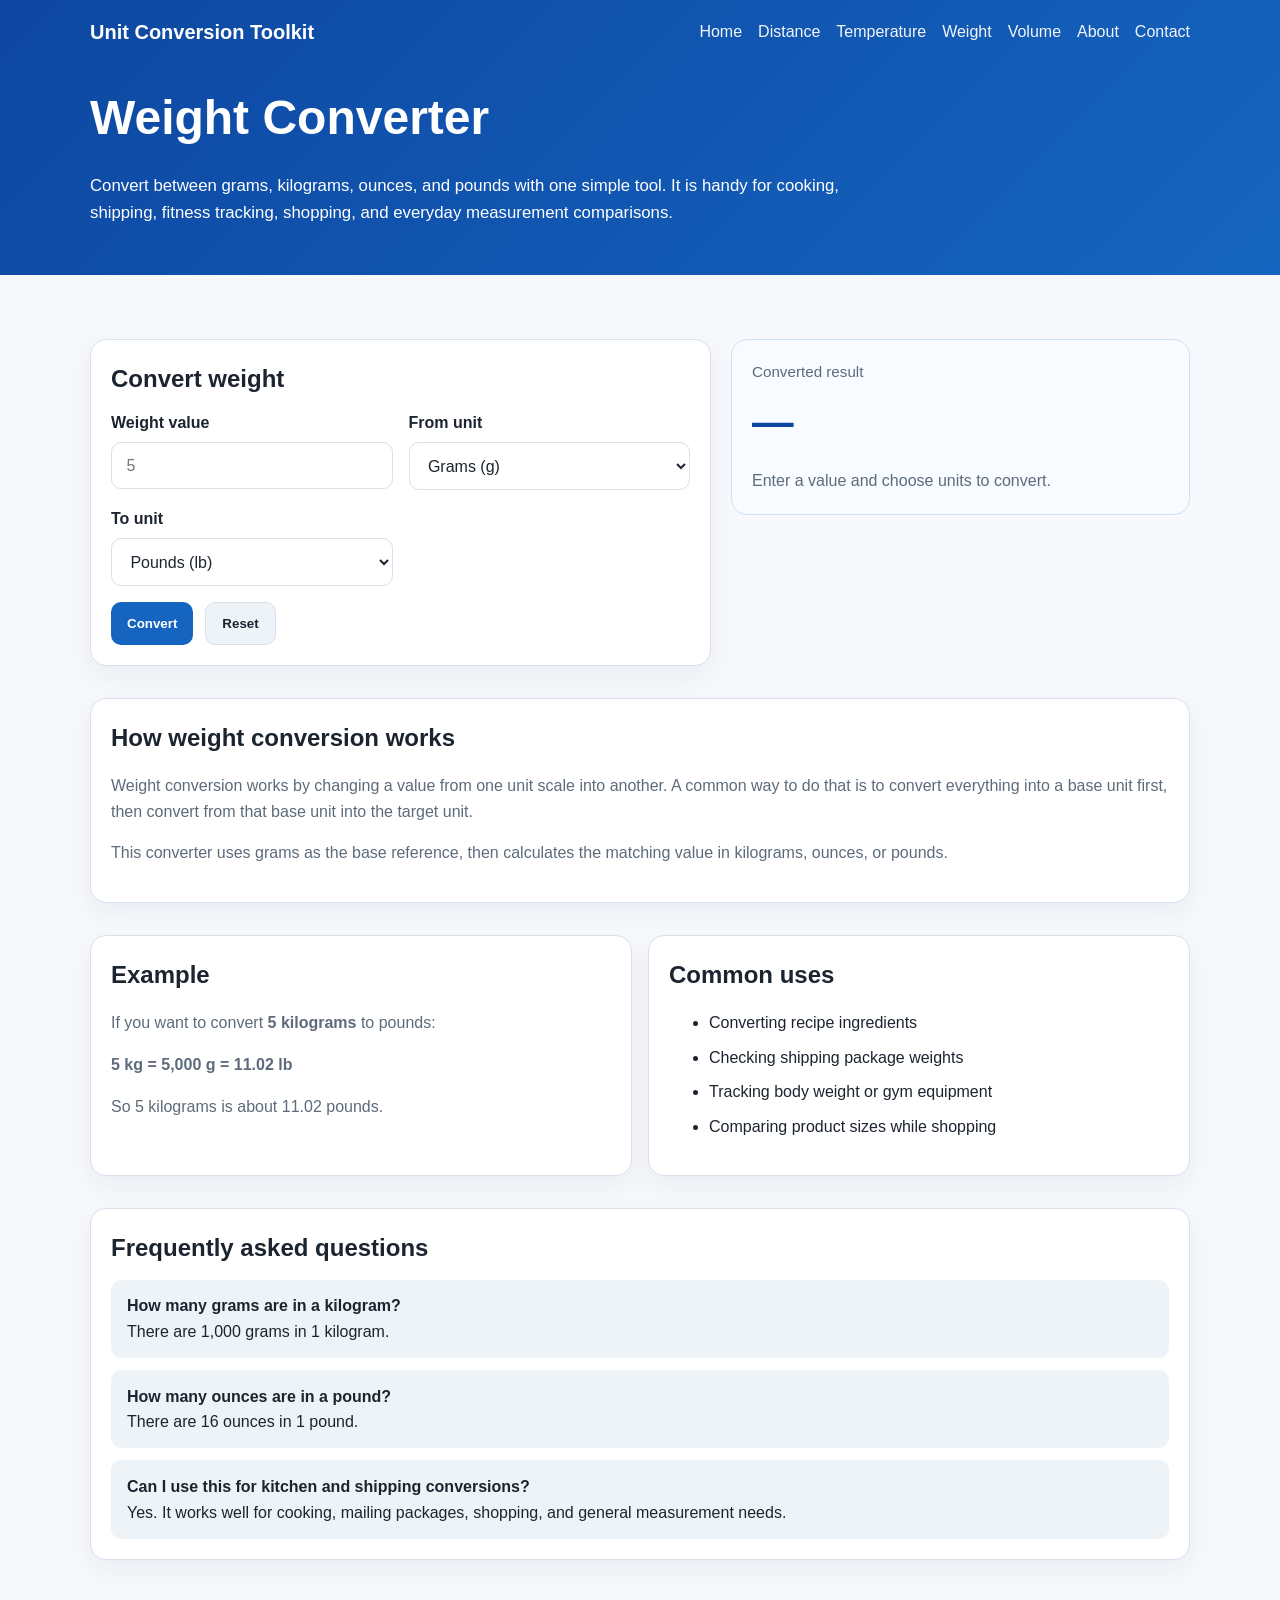
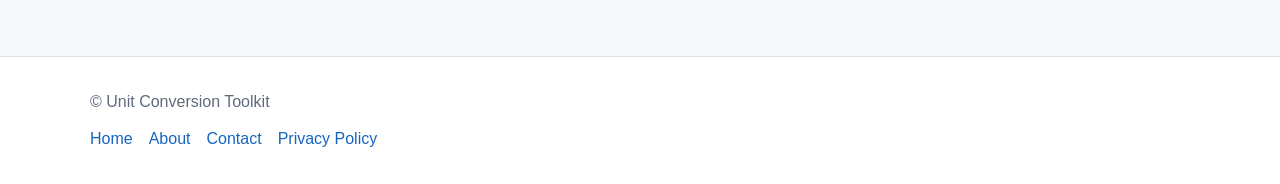
<file: weight.html>
<!DOCTYPE html>
<html lang="en">
<head>
  <meta charset="UTF-8" />
  <meta name="viewport" content="width=device-width, initial-scale=1.0" />
  <title>Weight Converter | Unit Conversion Toolkit</title>
  <meta name="description" content="Use Unit Conversion Toolkit's free weight converter for grams, kilograms, ounces, and pounds." />
  <link rel="stylesheet" href="styles.css" />
  <script src="scripts.js" defer></script>
  <style>
    select {
      width: 100%;
      padding: 0.85rem 0.9rem;
      border-radius: 10px;
      border: 1px solid var(--border);
      font-size: 1rem;
      background: white;
      color: var(--text);
    }
  </style>
</head>
<body>
<header class="site-header">
  <div class="container">
    <div class="topbar">
      <a class="brand" href="index.html">Unit Conversion Toolkit</a>
      <nav class="nav">
        <a href="index.html">Home</a>
        <a href="distance.html">Distance</a>
        <a href="temperature.html">Temperature</a>
        <a href="weight.html">Weight</a>
        <a href="volume.html">Volume</a>
        <a href="about.html">About</a>
        <a href="contact.html">Contact</a>
      </nav>
    </div>
    <div class="hero">
      <h1>Weight Converter</h1>
      <p>Convert between grams, kilograms, ounces, and pounds with one simple tool. It is handy for cooking, shipping, fitness tracking, shopping, and everyday measurement comparisons.</p>
    </div>
  </div>
</header>

<main>
  <div class="container">
    <section class="section calculator-layout">
      <div class="card">
        <h2>Convert weight</h2>
        <div class="input-grid">
          <div>
            <label for="weight-value">Weight value</label>
            <input id="weight-value" type="number" placeholder="5" />
          </div>
          <div>
            <label for="weight-from">From unit</label>
            <select id="weight-from">
              <option value="g">Grams (g)</option>
              <option value="kg">Kilograms (kg)</option>
              <option value="oz">Ounces (oz)</option>
              <option value="lb">Pounds (lb)</option>
            </select>
          </div>
          <div>
            <label for="weight-to">To unit</label>
            <select id="weight-to">
              <option value="lb">Pounds (lb)</option>
              <option value="g">Grams (g)</option>
              <option value="kg">Kilograms (kg)</option>
              <option value="oz">Ounces (oz)</option>
            </select>
          </div>
        </div>
        <div class="actions">
          <button type="button" onclick="convertWeight()">Convert</button>
          <button type="button" class="secondary" onclick="resetWeightConverter()">Reset</button>
        </div>
      </div>
      <div class="result-box">
        <div class="result-label">Converted result</div>
        <div id="weight-result" class="result-value">—</div>
        <div id="weight-detail" class="small-note">Enter a value and choose units to convert.</div>
      </div>
    </section>

    <section class="section">
      <div class="card">
        <h2>How weight conversion works</h2>
        <p>Weight conversion works by changing a value from one unit scale into another. A common way to do that is to convert everything into a base unit first, then convert from that base unit into the target unit.</p>
        <p>This converter uses grams as the base reference, then calculates the matching value in kilograms, ounces, or pounds.</p>
      </div>
    </section>

    <section class="section grid">
      <div class="card">
        <h2>Example</h2>
        <p>If you want to convert <strong>5 kilograms</strong> to pounds:</p>
        <p><strong>5 kg = 5,000 g = 11.02 lb</strong></p>
        <p>So 5 kilograms is about 11.02 pounds.</p>
      </div>
      <div class="card">
        <h2>Common uses</h2>
        <ul class="checklist">
          <li>Converting recipe ingredients</li>
          <li>Checking shipping package weights</li>
          <li>Tracking body weight or gym equipment</li>
          <li>Comparing product sizes while shopping</li>
        </ul>
      </div>
    </section>

    <section class="section">
      <div class="card">
        <h2>Frequently asked questions</h2>
        <div class="table-like">
          <div class="table-row"><strong>How many grams are in a kilogram?</strong><br />There are 1,000 grams in 1 kilogram.</div>
          <div class="table-row"><strong>How many ounces are in a pound?</strong><br />There are 16 ounces in 1 pound.</div>
          <div class="table-row"><strong>Can I use this for kitchen and shipping conversions?</strong><br />Yes. It works well for cooking, mailing packages, shopping, and general measurement needs.</div>
        </div>
      </div>
    </section>
  </div>
</main>

<footer class="site-footer">
  <div class="container">
    <div>© Unit Conversion Toolkit</div>
    <div class="footer-links">
      <a href="index.html">Home</a>
      <a href="about.html">About</a>
      <a href="contact.html">Contact</a>
      <a href="privacy.html">Privacy Policy</a>
    </div>
  </div>
</footer>

<script>
function updateWeightResult(resultText, detailText) {
  document.getElementById('weight-result').textContent = resultText;
  document.getElementById('weight-detail').textContent = detailText;
}

function formatWeightNumber(value) {
  if (!Number.isFinite(value)) return '—';
  return new Intl.NumberFormat('en-US', { maximumFractionDigits: 2 }).format(value);
}

function convertWeight() {
  const value = Number.parseFloat(document.getElementById('weight-value').value);
  const from = document.getElementById('weight-from').value;
  const to = document.getElementById('weight-to').value;

  if (!Number.isFinite(value)) {
    updateWeightResult('—', 'Please enter a valid weight value.');
    return;
  }

  const toGrams = {
    g: 1,
    kg: 1000,
    oz: 28.349523125,
    lb: 453.59237
  };

  const unitLabels = {
    g: 'g',
    kg: 'kg',
    oz: 'oz',
    lb: 'lb'
  };

  const grams = value * toGrams[from];
  const result = grams / toGrams[to];

  updateWeightResult(
    `${formatWeightNumber(result)} ${unitLabels[to]}`,
    `${formatWeightNumber(value)} ${unitLabels[from]} = ${formatWeightNumber(result)} ${unitLabels[to]}`
  );
}

function resetWeightConverter() {
  document.getElementById('weight-value').value = '';
  document.getElementById('weight-from').value = 'g';
  document.getElementById('weight-to').value = 'lb';
  updateWeightResult('—', 'Enter a value and choose units to convert.');
}
</script>
</body>
</html>
</file>
<file: styles.css>
:root {
  --bg: #f6f8fb;
  --surface: #ffffff;
  --surface-2: #eef3f8;
  --text: #1c2430;
  --muted: #5d6b7b;
  --primary: #1565c0;
  --primary-dark: #0d47a1;
  --border: #d8e0ea;
  --success: #1b8a5a;
}

* { box-sizing: border-box; }
html { scroll-behavior: smooth; }
body {
  margin: 0;
  font-family: Arial, Helvetica, sans-serif;
  background: var(--bg);
  color: var(--text);
  line-height: 1.6;
}

a { color: var(--primary); text-decoration: none; }
a:hover { text-decoration: underline; }

.container {
  width: min(1100px, calc(100% - 2rem));
  margin: 0 auto;
}

.site-header {
  background: linear-gradient(135deg, var(--primary-dark), var(--primary));
  color: white;
  padding: 1rem 0 2rem;
}

.topbar {
  display: flex;
  justify-content: space-between;
  align-items: center;
  gap: 1rem;
  flex-wrap: wrap;
}

.brand {
  font-size: 1.25rem;
  font-weight: 700;
  color: white;
}

.nav {
  display: flex;
  gap: 1rem;
  flex-wrap: wrap;
}

.nav a { color: white; opacity: 0.95; }

.hero {
  padding: 2rem 0 0;
}

.hero h1 { font-size: clamp(2rem, 4vw, 3rem); margin: 0 0 1rem; }
.hero p { max-width: 800px; margin: 0 0 1rem; font-size: 1.05rem; }

.hero-actions {
  display: flex;
  gap: 0.75rem;
  flex-wrap: wrap;
  margin-top: 1.5rem;
}

.button {
  display: inline-block;
  background: white;
  color: var(--primary-dark);
  border: 1px solid white;
  padding: 0.8rem 1.1rem;
  border-radius: 10px;
  font-weight: 700;
}

.button.secondary {
  background: transparent;
  color: white;
}

main { padding: 2rem 0 4rem; }

.grid {
  display: grid;
  grid-template-columns: repeat(auto-fit, minmax(240px, 1fr));
  gap: 1rem;
}

.card {
  background: var(--surface);
  border: 1px solid var(--border);
  border-radius: 16px;
  padding: 1.25rem;
  box-shadow: 0 10px 24px rgba(20, 40, 70, 0.05);
}

.card h3, .card h2 { margin-top: 0; }
.card p { color: var(--muted); }

.section { margin: 2rem 0; }
.section h2 { margin-bottom: 0.75rem; }
.lead { color: var(--muted); max-width: 850px; }

.calculator-layout {
  display: grid;
  grid-template-columns: 1.15fr 0.85fr;
  gap: 1.25rem;
  align-items: start;
}

.input-grid {
  display: grid;
  grid-template-columns: repeat(auto-fit, minmax(220px, 1fr));
  gap: 1rem;
}

label {
  display: block;
  font-weight: 700;
  margin-bottom: 0.4rem;
}

input {
  width: 100%;
  padding: 0.85rem 0.9rem;
  border-radius: 10px;
  border: 1px solid var(--border);
  font-size: 1rem;
}

.actions {
  margin-top: 1rem;
  display: flex;
  gap: 0.75rem;
  flex-wrap: wrap;
}

button {
  background: var(--primary);
  color: white;
  border: none;
  border-radius: 10px;
  padding: 0.8rem 1rem;
  font-weight: 700;
  cursor: pointer;
}

button.secondary {
  background: var(--surface-2);
  color: var(--text);
  border: 1px solid var(--border);
}

.result-box {
  background: #f8fbff;
  border: 1px solid #cfe1f7;
  border-radius: 16px;
  padding: 1.25rem;
}

.result-label {
  color: var(--muted);
  font-size: 0.95rem;
}

.result-value {
  font-size: clamp(1.8rem, 4vw, 2.6rem);
  font-weight: 700;
  color: var(--primary-dark);
  margin: 0.35rem 0 0.75rem;
}

.small-note, .muted { color: var(--muted); }

ul.checklist li { margin-bottom: 0.55rem; }

.site-footer {
  border-top: 1px solid var(--border);
  background: var(--surface);
  padding: 2rem 0;
  color: var(--muted);
}

.footer-links {
  display: flex;
  gap: 1rem;
  flex-wrap: wrap;
  margin-top: 0.75rem;
}

.table-like {
  display: grid;
  gap: 0.75rem;
}

.table-row {
  padding: 0.85rem 1rem;
  background: var(--surface-2);
  border-radius: 10px;
}

.notice {
  padding: 1rem;
  border-left: 4px solid var(--primary);
  background: #edf5ff;
  border-radius: 10px;
}

@media (max-width: 820px) {
  .calculator-layout { grid-template-columns: 1fr; }
}
</file>
